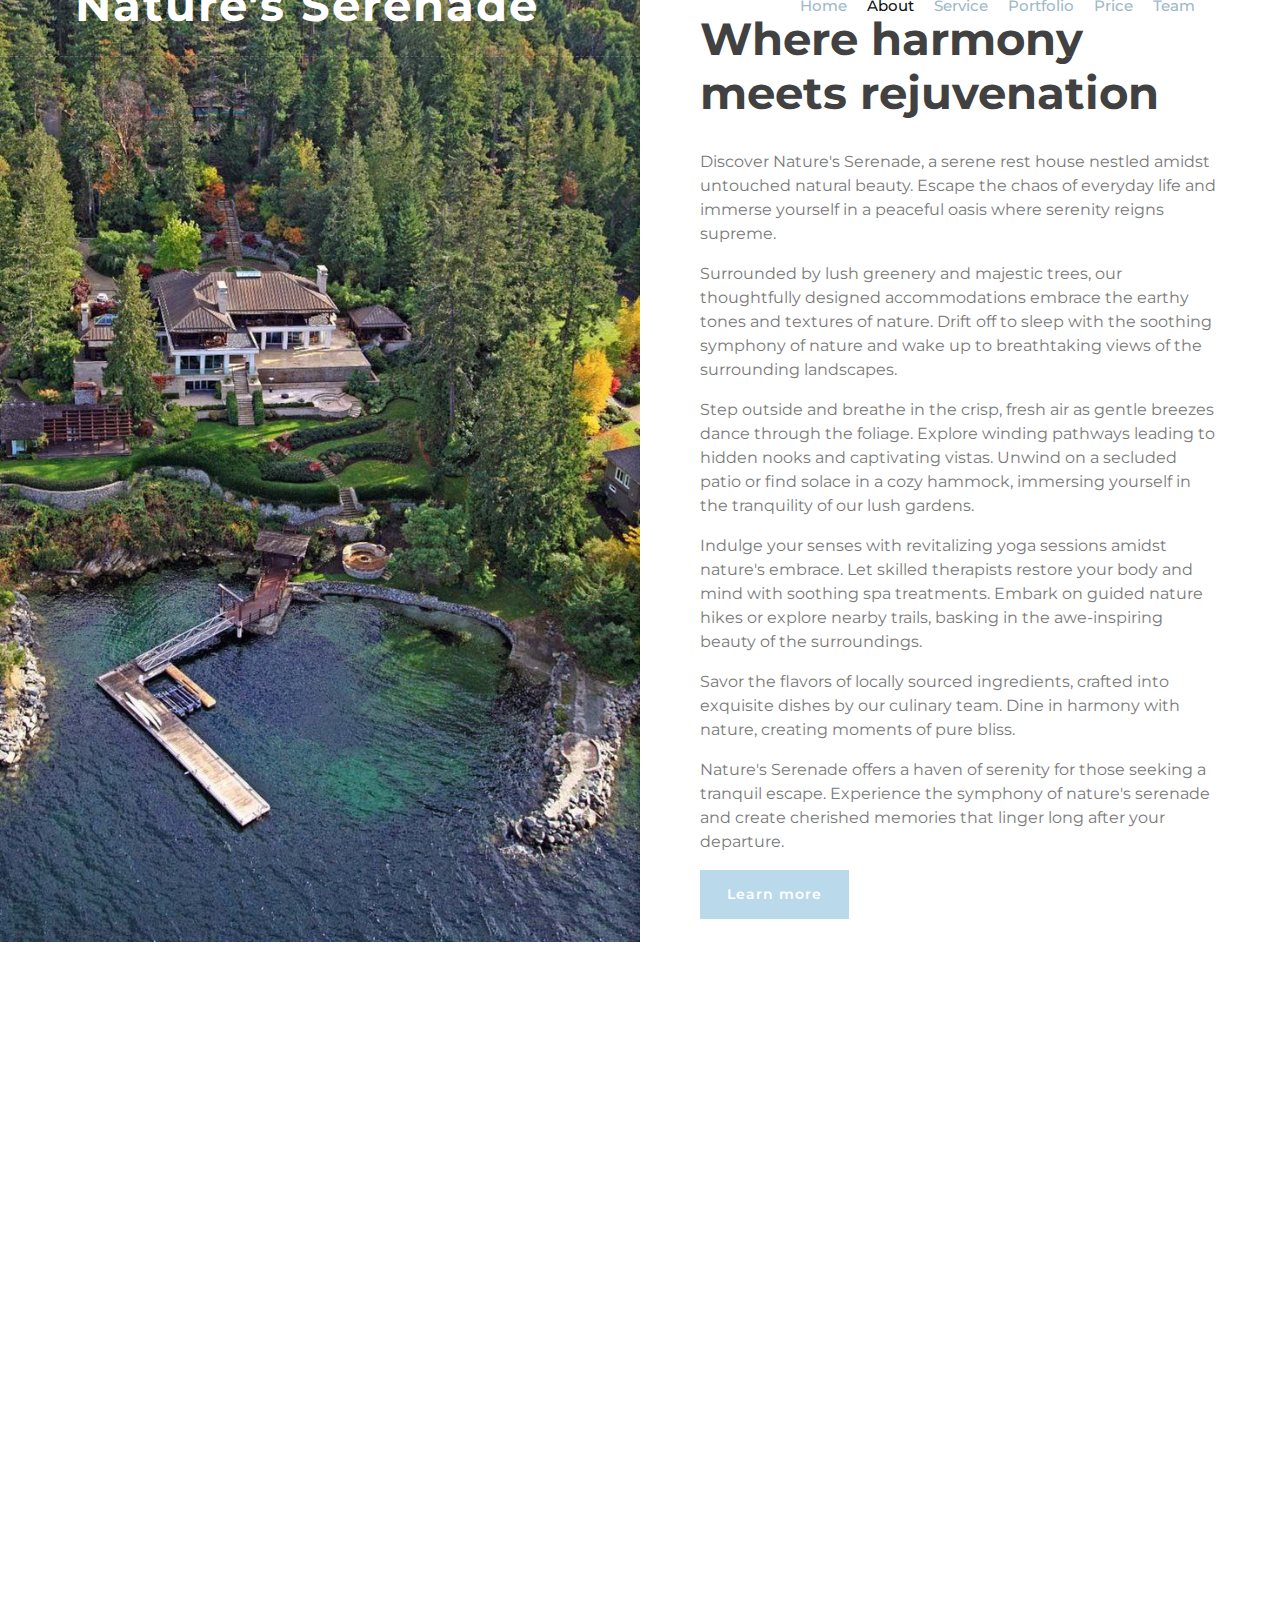
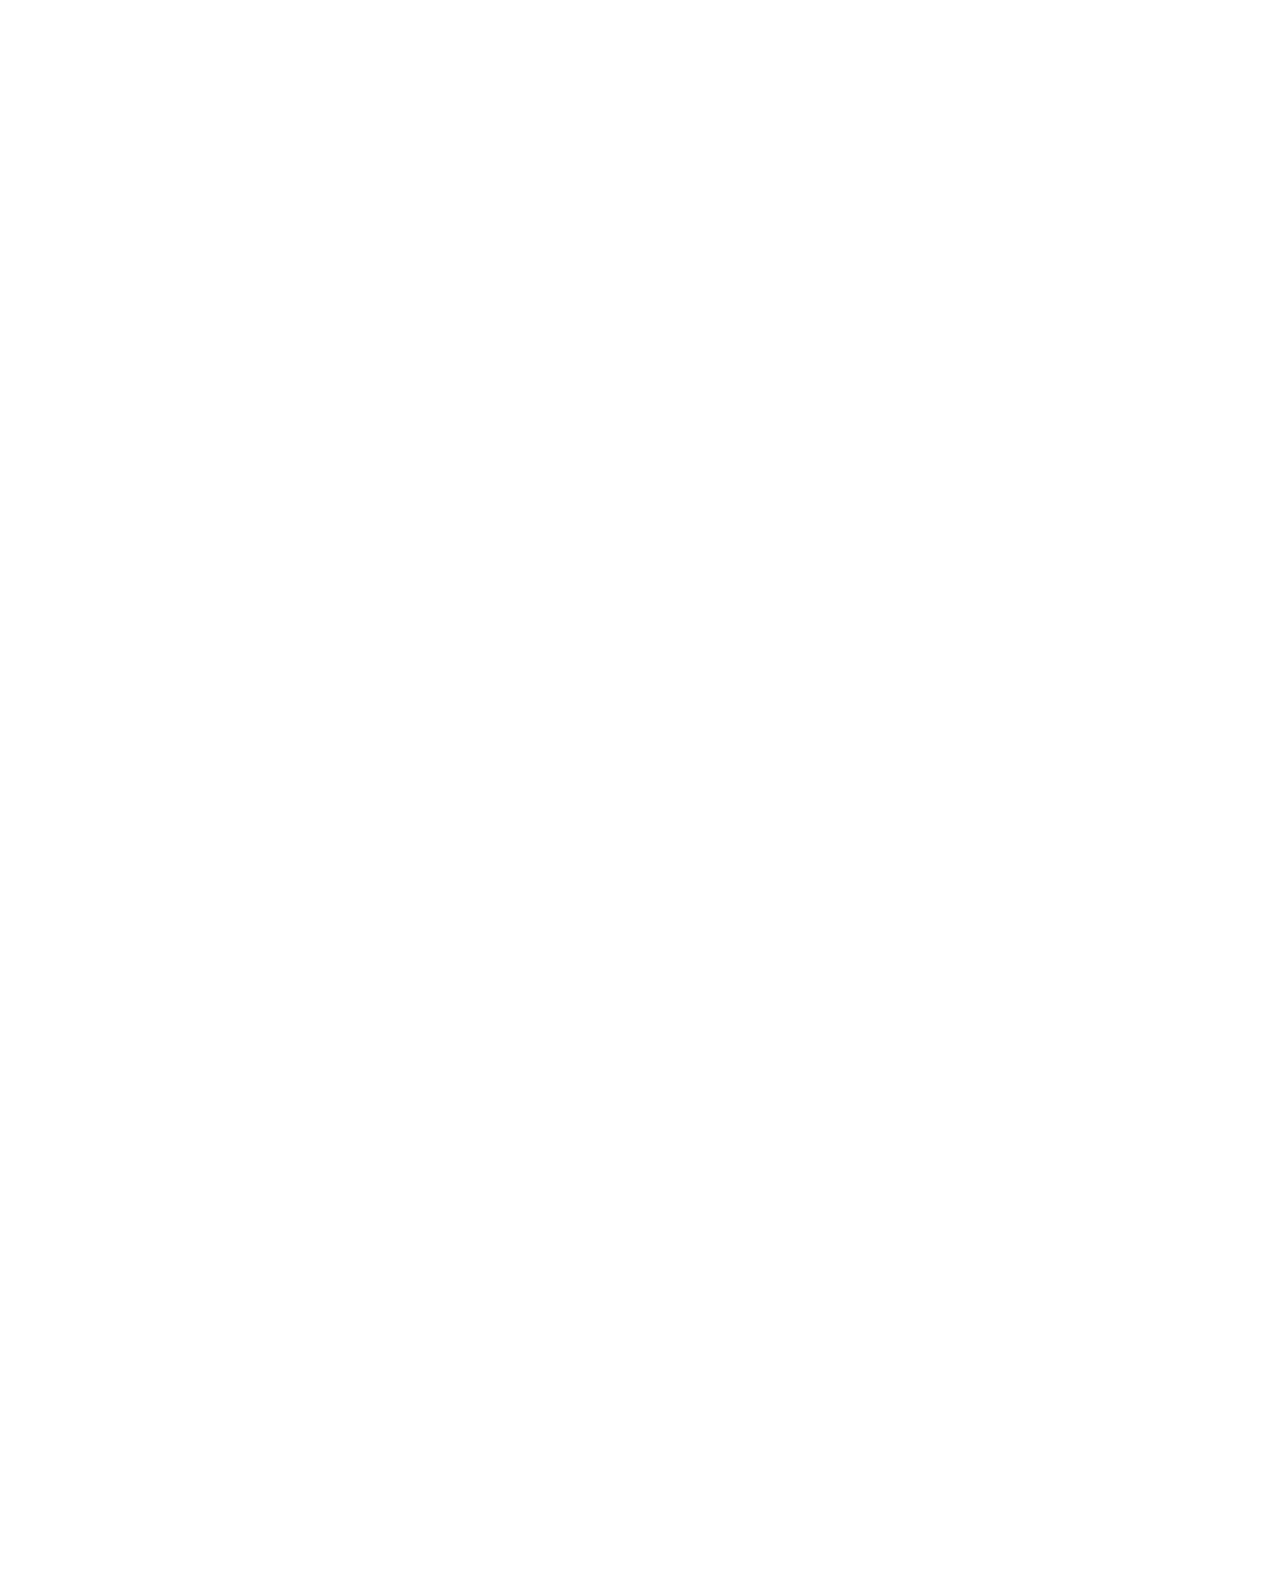
<file: Asssss/index.html>
<!DOCTYPE html>
<html lang="en">
    <head>
        <meta charset="utf-8">
        <title>My Rest House</title>
        <meta content="width=device-width, initial-scale=1.0" name="viewport">
        <meta content="Free Website Template" name="keywords">
        <meta content="Free Website Template" name="description">

        <!-- Favicon -->
        <link href="img/favicon.ico" rel="icon">

        <!-- Google Font -->
        <link href="https://fonts.googleapis.com/css2?family=Montserrat:wght@300;400;500;600;700&display=swap" rel="stylesheet">

        <!-- CSS Libraries -->
        <link href="https://stackpath.bootstrapcdn.com/bootstrap/4.4.1/css/bootstrap.min.css" rel="stylesheet">
        <link href="https://cdnjs.cloudflare.com/ajax/libs/font-awesome/5.10.0/css/all.min.css" rel="stylesheet">
        <link href="lib/animate/animate.min.css" rel="stylesheet">
        <link href="lib/owlcarousel/assets/owl.carousel.min.css" rel="stylesheet">
        <link href="lib/lightbox/css/lightbox.min.css" rel="stylesheet">

        <!-- Template Stylesheet -->
        <link href="css/style.css" rel="stylesheet">
    </head>

    <body data-spy="scroll" data-target=".navbar" data-offset="51">
        <!-- Nav Bar Start -->
        <div class="navbar navbar-expand-lg bg-light navbar-light">
            <div class="container-fluid">
                <a href="index.html" class="navbar-brand">Nature's Serenade</a>
                <button type="button" class="navbar-toggler" data-toggle="collapse" data-target="#navbarCollapse">
                    <span class="navbar-toggler-icon"></span>
                </button>

                <div class="collapse navbar-collapse justify-content-between" id="navbarCollapse">
                    <div class="navbar-nav ml-auto">
                        <a href="#home" class="nav-item nav-link active">Home</a>
                        <a href="#about" class="nav-item nav-link">About</a>
                        <a href="#service" class="nav-item nav-link">Service</a>
                        <a href="portfolio.html" class="nav-item nav-link">Portfolio</a>
                        <a href="#banner" class="nav-item nav-link">Price</a>
                        <a href="members.html" class="nav-item nav-link">Team</a>
                    </div>
                </div>
            </div>
        </div>
        <!-- Nav Bar End -->

        <!-- About Start -->
        <div class="about wow fadeInUp" data-wow-delay="0.1s" id="about">
            <div class="container-fluid">
                <div class="row align-items-center">
                    <div class="col-lg-6">
                        <div class="about-img">
                            <img src="img/mainphoto.jpg" alt="Image">
                        </div>
                    </div>
                    <div class="col-lg-6">
                        <div class="about-content">
                            <div class="section-header text-left">
                                <p>Learn About Rest House</p>
                                <h2>Where harmony meets rejuvenation</h2>
                            </div>
                            <div class="about-text">
                                <p>
                                    Discover Nature's Serenade, a serene rest house nestled amidst untouched natural beauty. Escape the chaos of everyday life and immerse yourself in a peaceful oasis where serenity reigns supreme.</p>
                                    <p>Surrounded by lush greenery and majestic trees, our thoughtfully designed accommodations embrace the earthy tones and textures of nature. Drift off to sleep with the soothing symphony of nature and wake up to breathtaking views of the surrounding landscapes.</p>
                                    <p>Step outside and breathe in the crisp, fresh air as gentle breezes dance through the foliage. Explore winding pathways leading to hidden nooks and captivating vistas. Unwind on a secluded patio or find solace in a cozy hammock, immersing yourself in the tranquility of our lush gardens.</p>
                                    <p>Indulge your senses with revitalizing yoga sessions amidst nature's embrace. Let skilled therapists restore your body and mind with soothing spa treatments. Embark on guided nature hikes or explore nearby trails, basking in the awe-inspiring beauty of the surroundings.</p>
                                    <p>Savor the flavors of locally sourced ingredients, crafted into exquisite dishes by our culinary team. Dine in harmony with nature, creating moments of pure bliss.</p>
                                    <p>Nature's Serenade offers a haven of serenity for those seeking a tranquil escape. Experience the symphony of nature's serenade and create cherished memories that linger long after your departure.
                                </p>
                            </div>
                            <a href="#service" class="btn" href="">Learn more</a>
                        </div>
                    </div>
                </div>
            </div>
        </div>
        <!-- About End -->
        
        
        <!-- Service Start -->
        <div class="service" id="service">
            <div class="container">
                <div class="section-header text-center wow zoomIn" data-wow-delay="0.1s">
                    <p>What we do</p>
                    <h2>Awesome Quality Services</h2>
                </div>
                <div class="row">
                    <div class="col-lg-6 wow fadeInUp" data-wow-delay="0.0s">
                        <div class="service-item">
                            <div class="service-icon">
                                <i class="fa fa-star"></i>
                            </div>
                            <div class="service-text">
                                <h3>Complimentary Amenities</h3>
                                <p>
                                    We believe in providing the utmost convenience and comfort for our guests
                                </p>
                            </div>
                        </div>
                    </div>
                    <div class="col-lg-6 wow fadeInUp" data-wow-delay="0.2s">
                        <div class="service-item">
                            <div class="service-icon">
                                <i class="fa fa-laptop-code"></i>
                            </div>
                            <div class="service-text">
                                <h3>Reliable Wi-Fi and Business Facilities</h3>
                                <p>
                                    Stay connected and productive with our reliable Wi-Fi access and well-equipped business facilities
                                </p>
                            </div>
                        </div>
                    </div>
                    <div class="col-lg-6 wow fadeInUp" data-wow-delay="0.4s">
                        <div class="service-item">
                            <div class="service-icon">
                                <i class="fa fa-thumbs-up"></i>
                            </div>
                            <div class="service-text">
                                <h3>Dedicated Customer Service</h3>
                                <p>
                                    Above all, we are committed to providing exceptional customer service
                                </p>
                            </div>
                        </div>
                    </div>
                    <div class="col-lg-6 wow fadeInUp" data-wow-delay="0.6s">
                        <div class="service-item">
                            <div class="service-icon">
                                <i class="fas fa-clinic-medical"></i>
                            </div>
                            <div class="service-text">
                                <h3>Relaxing Spa and Wellness Services</h3>
                                <p>
                                    Unwind and rejuvenate your mind, body, and soul with our rejuvenating spa and wellness services
                                </p>
                            </div>
                        </div>
                    </div>
                </div>
            </div>
        </div>
        <!-- Service End -->
        
        
        <!-- Banner Start -->
        <div class="banner wow zoomIn" data-wow-delay="0.1s" id="banner">
            <div class="container">
                <div class="section-header text-center">
                    <p>Reasonable Price</p>
                    <h2>Get A <span>Special</span> Price</h2>
                </div>
                <div class="container banner-text">
                    <p>
                        Indulge in our exclusive packages that combine luxurious accommodations with unique experiences. Whether you're seeking a romantic getaway, a wellness retreat, or an adventure-filled escape, our specially curated packages offer exceptional value. Immerse yourself in extraordinary moments and create cherished memories while enjoying a special price.
                    </p>
                    <a href="#price" class="btn">Pricing Plan</a>
                </div>
            </div>
        </div>
        <!-- Banner End -->
        
        
        <!-- Price Start -->
        <div class="price" id="price">
            <div class="container">
                <div class="section-header text-center wow zoomIn" data-wow-delay="0.1s">
                    <p>Pricing Plan</p>
                    <h2>Affordable Price</h2>
                </div>
                <div class="row">
                    <div class="col-md-4 wow fadeInUp" data-wow-delay="0.5s">
                        <div class="price-item">
                            <div class="price-header">
                                <div class="price-title">
                                    <h2>Basic</h2>
                                </div>
                                <div class="price-prices">
                                    <h2><small>$</small>100-150<span>/ day</span></h2>
                                </div>
                            </div>
                            <div class="price-body">
                                <div class="price-description">
                                    <ul>
                                        <li>Bedroom, bathroom, and kitchenette/li>
                                        <li>Limited space</li>
                                        <li>Fewer amenities</li>
                                        <li>Simplicity</li>
                                        <li>Basic comforts provided</li>
                                    </ul>
                                </div>
                            </div>
                            <div class="price-footer">
                                <div class="price-action">
                                    <a class="btn" href="">Order Now</a>
                                </div>
                            </div>
                        </div>
                    </div>
                    <div class="col-md-4 wow fadeInUp" data-wow-delay="0.0s">
                        <div class="price-item featured-item">
                            <div class="price-header">
                                <div class="price-title">
                                    <h2>Mid-Range</h2>
                                </div>
                                <div class="price-prices">
                                    <h2><small>$</small>200-300<span>/ day</span></h2>
                                </div>
                            </div>
                            <div class="price-body">
                                <div class="price-description">
                                    <ul>
                                        <li>Additional bedrooms, upgraded furnishings, and a wider range of amenities</li>
                                        <li>More space</li>
                                        <li>Private pool</li>
                                        <li>Larger outdoor space</li>
                                        <li>Enhanced comfort</li>
                                    </ul>
                                </div>
                            </div>
                            <div class="price-footer">
                                <div class="price-action">
                                    <a class="btn" href="">Order Now</a>
                                </div>
                            </div>
                        </div>
                    </div>
                    <div class="col-md-4 wow fadeInUp" data-wow-delay="0.5s">
                        <div class="price-item">
                            <div class="price-header">
                                <div class="price-title">
                                    <h2>Luxury</h2>
                                </div>
                                <div class="price-prices">
                                    <h2><small>$</small>400-600<span>/ day</span></h2>
                                </div>
                            </div>
                            <div class="price-body">
                                <div class="price-description">
                                    <ul>
                                        <li>High-end features</li>
                                        <li>Multiple bedrooms with en-suite bathrooms, spacious living areas</li>
                                        <li>State-of-the-art entertainment systems</li>
                                        <li>Luxurious furnishings</li>
                                        <li>Superior quality</li>
                                    </ul>
                                </div>
                            </div>
                            <div class="price-footer">
                                <div class="price-action">
                                    <a class="btn" href="">Order Now</a>
                                </div>
                            </div>
                        </div>
                    </div>
                </div>
            </div>
        </div>
        <!-- Price End -->


        <!-- Footer Start -->
        <div class="footer wow fadeIn" data-wow-delay="0.3s">
            <div class="container-fluid">
                <div class="container">
                    <div class="footer-info">
                        <h3>Alatau, Almaty, Kazakhstan</h3>
                        <div class="footer-menu">
                            <p>+7 777 888 77 88</p>
                            <p>zonaotdyha@gmail.com</p>
                        </div>
                        <div class="footer-social">
                            <a href=""><i class="fab fa-twitter"></i></a>
                            <a href=""><i class="fab fa-facebook-f"></i></a>
                            <a href=""><i class="fab fa-youtube"></i></a>
                            <a href=""><i class="fab fa-instagram"></i></a>
                            <a href=""><i class="fab fa-linkedin-in"></i></a>
                        </div>
                    </div>
                </div>
            </div>
        </div>
        <!-- Footer End -->
        
        
        <!-- Back to top button -->
        <a href="#" class="btn back-to-top"><i class="fa fa-chevron-up"></i></a>
        
        
        <!-- Pre Loader -->
        <div id="loader" class="show">
            <div class="loader"></div>
        </div>

        
        <!-- JavaScript Libraries -->
        <script src="https://code.jquery.com/jquery-3.4.1.min.js"></script>
        <script src="https://stackpath.bootstrapcdn.com/bootstrap/4.4.1/js/bootstrap.bundle.min.js"></script>
        <script src="lib/easing/easing.min.js"></script>
        <script src="lib/wow/wow.min.js"></script>
        <script src="lib/waypoints/waypoints.min.js"></script>
        <script src="lib/typed/typed.min.js"></script>
        <script src="lib/owlcarousel/owl.carousel.min.js"></script>
        <script src="lib/isotope/isotope.pkgd.min.js"></script>
        <script src="lib/lightbox/js/lightbox.min.js"></script>
        
        <!-- Contact Javascript File -->
        <script src="mail/jqBootstrapValidation.min.js"></script>
        <script src="mail/contact.js"></script>

        <!-- Template Javascript -->
        <script src="js/main.js"></script>
    </body>
</html>
</file>
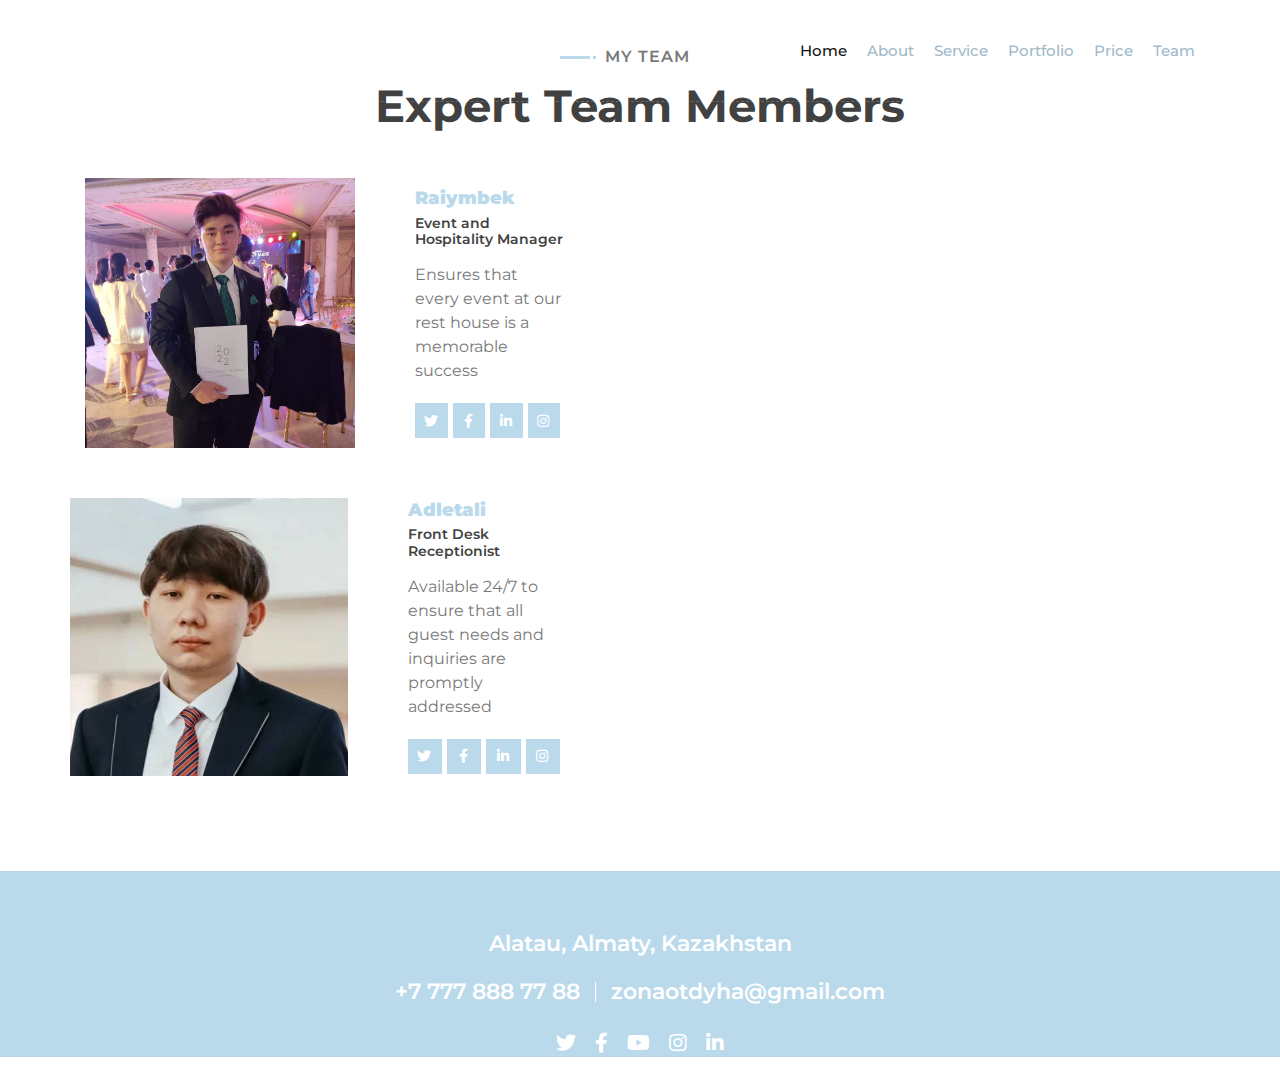
<file: Asssss/members.html>
<!DOCTYPE html>
<html lang="en">
    <head>
        <meta charset="utf-8">
        <title>My Rest House</title>
        <meta content="width=device-width, initial-scale=1.0" name="viewport">
        <meta content="Free Website Template" name="keywords">
        <meta content="Free Website Template" name="description">

        <!-- Favicon -->
        <link href="img/favicon.ico" rel="icon">

        <!-- Google Font -->
        <link href="https://fonts.googleapis.com/css2?family=Montserrat:wght@300;400;500;600;700&display=swap" rel="stylesheet">

        <!-- CSS Libraries -->
        <link href="https://stackpath.bootstrapcdn.com/bootstrap/4.4.1/css/bootstrap.min.css" rel="stylesheet">
        <link href="https://cdnjs.cloudflare.com/ajax/libs/font-awesome/5.10.0/css/all.min.css" rel="stylesheet">
        <link href="lib/animate/animate.min.css" rel="stylesheet">
        <link href="lib/owlcarousel/assets/owl.carousel.min.css" rel="stylesheet">
        <link href="lib/lightbox/css/lightbox.min.css" rel="stylesheet">

        <!-- Template Stylesheet -->
        <link href="css/style.css" rel="stylesheet">
    </head>

    <body data-spy="scroll" data-target=".navbar" data-offset="51">
        <!-- Nav Bar Start -->
        <div class="navbar navbar-expand-lg bg-light navbar-light">
            <div class="container-fluid">
                <a href="index.html" class="navbar-brand">Nature's Serenade</a>
                <button type="button" class="navbar-toggler" data-toggle="collapse" data-target="#navbarCollapse">
                    <span class="navbar-toggler-icon"></span>
                </button>

                <div class="collapse navbar-collapse justify-content-between" id="navbarCollapse">
                    <div class="navbar-nav ml-auto">
                        <a href="index.html" class="nav-item nav-link active">Home</a>
                        <a href="index.html" class="nav-item nav-link">About</a>
                        <a href="index.html" class="nav-item nav-link">Service</a>
                        <a href="portfolio.html" class="nav-item nav-link">Portfolio</a>
                        <a href="index.html" class="nav-item nav-link">Price</a>
                        <a href="#" class="nav-item nav-link">Team</a>
                    </div>
                </div>
            </div>
        </div>
        <!-- Nav Bar End -->
        <!-- Team Start -->
        <div class="team" id="team">
            <div class="container">
                <div class="section-header text-center wow zoomIn" data-wow-delay="0.1s">
                    <p>My Team</p>
                    <h2>Expert Team Members</h2>
                </div>
                <div class="row">
                    <div class="col-lg-6 wow fadeInUp" data-wow-delay="0.0s">
                        <div class="team-item">
                            <div class="team-img">
                                <img src="img/Raiym.jpg" alt="Image">
                            </div>
                            <div class="team-text">
                                <h2>Raiymbek</h2>
                                <h4>Event and Hospitality Manager</h4>
                                <p>
                                    Ensures that every event at our rest house is a memorable success
                                </p>
                                <div class="team-social">
                                    <a class="btn" href=""><i class="fab fa-twitter"></i></a>
                                    <a class="btn" href=""><i class="fab fa-facebook-f"></i></a>
                                    <a class="btn" href=""><i class="fab fa-linkedin-in"></i></a>
                                    <a class="btn" href=""><i class="fab fa-instagram"></i></a>
                                </div>
                            </div>
                        </div>
                    </div>
                    <div class="row">
                        <div class="col-lg-6 wow fadeInUp" data-wow-delay="0.2s">
                            <div class="team-item">
                                <div class="team-img">
                                    <img src="img/Adlet.jpg" alt="Image">
                                </div>
                                <div class="team-text">
                                    <h2>Adletali</h2>
                                    <h4>Front Desk Receptionist</h4>
                                    <p>
                                        Available 24/7 to ensure that all guest needs and inquiries are promptly addressed
                                    </p>
                                    <div class="team-social">
                                        <a class="btn" href=""><i class="fab fa-twitter"></i></a>
                                        <a class="btn" href=""><i class="fab fa-facebook-f"></i></a>
                                        <a class="btn" href=""><i class="fab fa-linkedin-in"></i></a>
                                        <a class="btn" href=""><i class="fab fa-instagram"></i></a>
                                    </div>
                                </div>
                            </div>
                        </div>
                </div>
            </div>
        </div>
        <!-- Team End -->
                <!-- Footer Start -->
                <div class="footer wow fadeIn" data-wow-delay="0.3s">
                    <div class="container-fluid">
                        <div class="container">
                            <div class="footer-info">
                                <h3>Alatau, Almaty, Kazakhstan</h3>
                                <div class="footer-menu">
                                    <p>+7 777 888 77 88</p>
                                    <p>zonaotdyha@gmail.com</p>
                                </div>
                                <div class="footer-social">
                                    <a href=""><i class="fab fa-twitter"></i></a>
                                    <a href=""><i class="fab fa-facebook-f"></i></a>
                                    <a href=""><i class="fab fa-youtube"></i></a>
                                    <a href=""><i class="fab fa-instagram"></i></a>
                                    <a href=""><i class="fab fa-linkedin-in"></i></a>
                                </div>
                            </div>
                        </div>
                    </div>
                </div>
                <!-- Footer End -->
                
                
                <!-- Back to top button -->
                <a href="#" class="btn back-to-top"><i class="fa fa-chevron-up"></i></a>
                
                
                <!-- Pre Loader -->
                <div id="loader" class="show">
                    <div class="loader"></div>
                </div>
        
                
                <!-- JavaScript Libraries -->
                <script src="https://code.jquery.com/jquery-3.4.1.min.js"></script>
                <script src="https://stackpath.bootstrapcdn.com/bootstrap/4.4.1/js/bootstrap.bundle.min.js"></script>
                <script src="lib/easing/easing.min.js"></script>
                <script src="lib/wow/wow.min.js"></script>
                <script src="lib/waypoints/waypoints.min.js"></script>
                <script src="lib/typed/typed.min.js"></script>
                <script src="lib/owlcarousel/owl.carousel.min.js"></script>
                <script src="lib/isotope/isotope.pkgd.min.js"></script>
                <script src="lib/lightbox/js/lightbox.min.js"></script>
                
                <!-- Contact Javascript File -->
                <script src="mail/jqBootstrapValidation.min.js"></script>
                <script src="mail/contact.js"></script>
        
                <!-- Template Javascript -->
                <script src="js/main.js"></script>
            </body>
        </html>
</file>
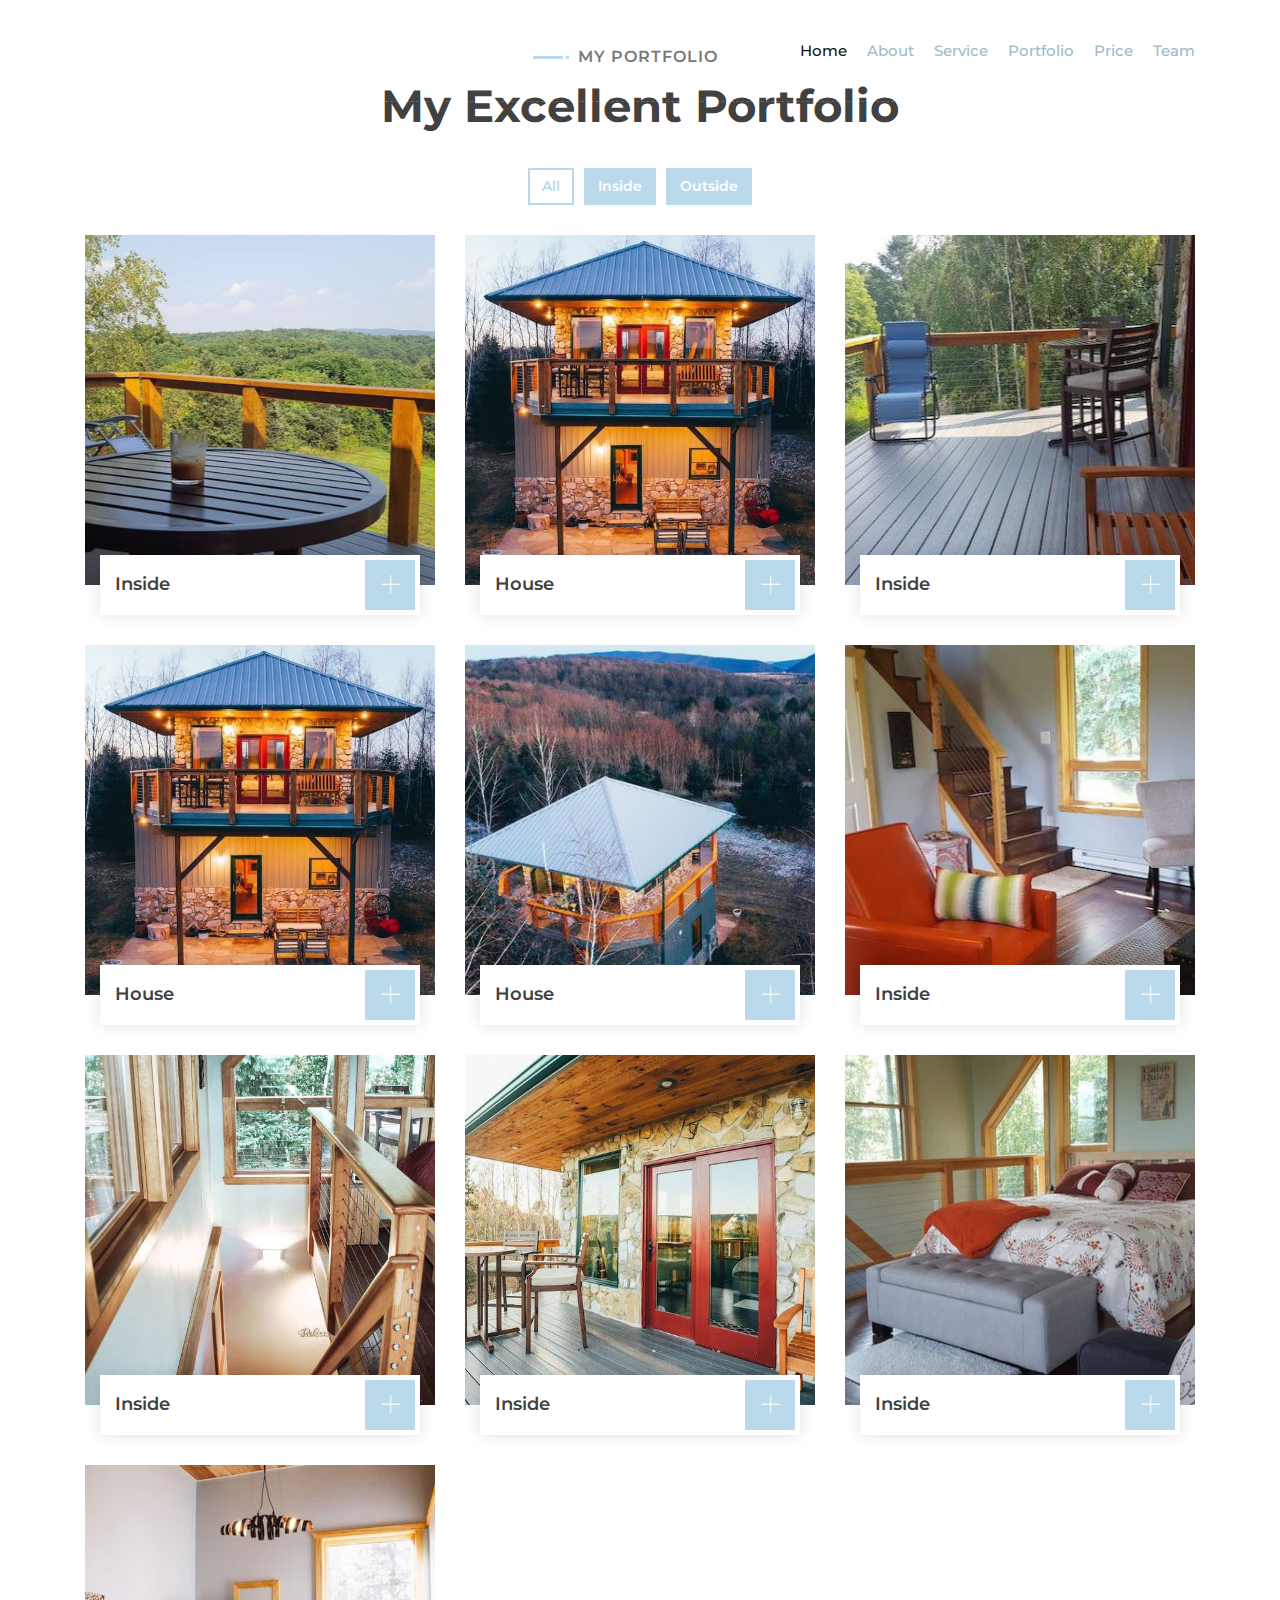
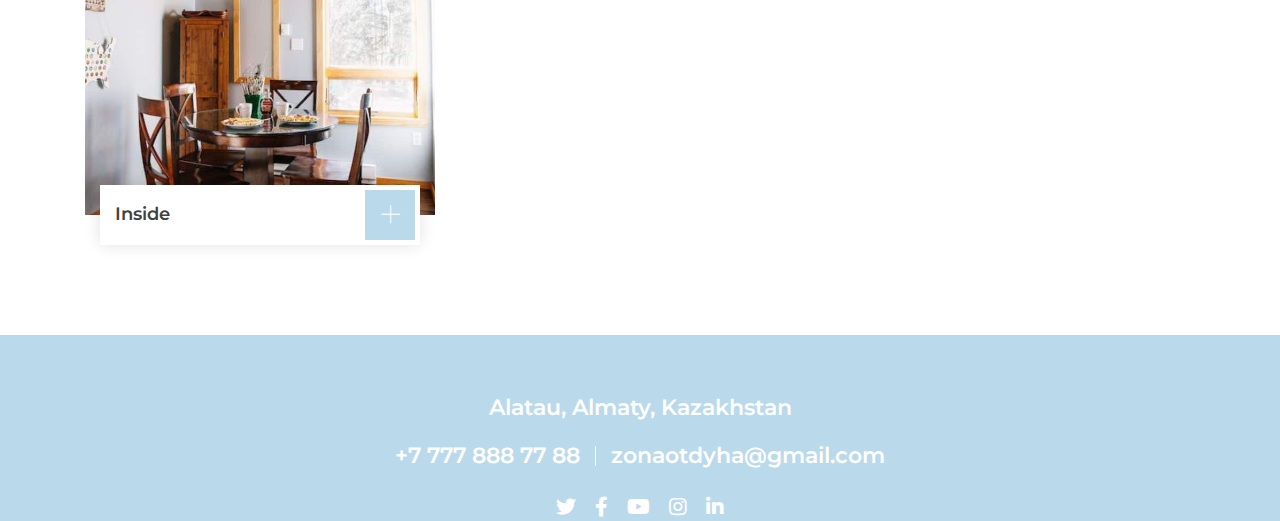
<file: Asssss/portfolio.html>
<!DOCTYPE html>
<html lang="en">
    <head>
        <meta charset="utf-8">
        <title>My Rest House</title>
        <meta content="width=device-width, initial-scale=1.0" name="viewport">
        <meta content="Free Website Template" name="keywords">
        <meta content="Free Website Template" name="description">

        <!-- Favicon -->
        <link href="img/favicon.ico" rel="icon">

        <!-- Google Font -->
        <link href="https://fonts.googleapis.com/css2?family=Montserrat:wght@300;400;500;600;700&display=swap" rel="stylesheet">

        <!-- CSS Libraries -->
        <link href="https://stackpath.bootstrapcdn.com/bootstrap/4.4.1/css/bootstrap.min.css" rel="stylesheet">
        <link href="https://cdnjs.cloudflare.com/ajax/libs/font-awesome/5.10.0/css/all.min.css" rel="stylesheet">
        <link href="lib/animate/animate.min.css" rel="stylesheet">
        <link href="lib/owlcarousel/assets/owl.carousel.min.css" rel="stylesheet">
        <link href="lib/lightbox/css/lightbox.min.css" rel="stylesheet">

        <!-- Template Stylesheet -->
        <link href="css/style.css" rel="stylesheet">
    </head>

    <body data-spy="scroll" data-target=".navbar" data-offset="51">
        <!-- Nav Bar Start -->
        <div class="navbar navbar-expand-lg bg-light navbar-light">
            <div class="container-fluid">
                <a href="index.html" class="navbar-brand">Nature's Serenade</a>
                <button type="button" class="navbar-toggler" data-toggle="collapse" data-target="#navbarCollapse">
                    <span class="navbar-toggler-icon"></span>
                </button>

                <div class="collapse navbar-collapse justify-content-between" id="navbarCollapse">
                    <div class="navbar-nav ml-auto">
                        <a href="index.html" class="nav-item nav-link active">Home</a>
                        <a href="index.html" class="nav-item nav-link">About</a>
                        <a href="index.html" class="nav-item nav-link">Service</a>
                        <a href="#" class="nav-item nav-link">Portfolio</a>
                        <a href="index.html" class="nav-item nav-link">Price</a>
                        <a href="members.html" class="nav-item nav-link">Team</a>
                    </div>
                </div>
            </div>
        </div>

                <!-- Portfolio Start -->
                <div class="portfolio" id="portfolio">
                    <div class="container">
                        <div class="section-header text-center wow zoomIn" data-wow-delay="0.1s">
                            <p>My Portfolio</p>
                            <h2>My Excellent Portfolio</h2>
                        </div>
                        <div class="row">
                            <div class="col-12">
                                <ul id="portfolio-filter">
                                    <li data-filter="*" class="filter-active">All</li>
                                    <li data-filter=".filter-1">Inside</li>
                                    <li data-filter=".filter-2">Outside</li>
                                </ul>
                            </div>
                        </div>
                        <div class="row portfolio-container">
                            <div class="col-lg-4 col-md-6 col-sm-12 portfolio-item filter-1 wow fadeInUp" data-wow-delay="0.0s">
                                <div class="portfolio-wrap">
                                    <div class="portfolio-img">
                                        <img src="img/in1.jpg" alt="Image">
                                    </div>
                                    <div class="portfolio-text">
                                        <h3>Inside</h3>
                                        <a class="btn" href="img/in1.jpg" data-lightbox="portfolio">+</a>
                                    </div>
                                </div>
                            </div>
                            <div class="col-lg-4 col-md-6 col-sm-12 portfolio-item filter-2 wow fadeInUp" data-wow-delay="0.2s">
                                <div class="portfolio-wrap">
                                    <div class="portfolio-img">
                                        <img src="img/out1.jpg" alt="Image">
                                    </div>
                                    <div class="portfolio-text">
                                        <h3>House</h3>
                                        <a class="btn" href="img/out1.jpg" data-lightbox="portfolio">+</a>
                                    </div>
                                </div>
                            </div>
                            <div class="col-lg-4 col-md-6 col-sm-12 portfolio-item filter-1 wow fadeInUp" data-wow-delay="0.4s">
                                <div class="portfolio-wrap">
                                    <div class="portfolio-img">
                                        <img src="img/in2.jpg" alt="Image">
                                    </div>
                                    <div class="portfolio-text">
                                        <h3>Inside</h3>
                                        <a class="btn" href="img/in2.jpg" data-lightbox="portfolio">+</a>
                                    </div>
                                </div>
                            </div>
                            <div class="col-lg-4 col-md-6 col-sm-12 portfolio-item filter-2 wow fadeInUp" data-wow-delay="0.6s">
                                <div class="portfolio-wrap">
                                    <div class="portfolio-img">
                                        <img src="img/out1.jpg" alt="Image">
                                    </div>
                                    <div class="portfolio-text">
                                        <h3>House</h3>
                                        <a class="btn" href="img/out1.jpg" data-lightbox="portfolio">+</a>
                                    </div>
                                </div>
                            </div>
                            <div class="col-lg-4 col-md-6 col-sm-12 portfolio-item filter-2 wow fadeInUp" data-wow-delay="0.8s">
                                <div class="portfolio-wrap">
                                    <div class="portfolio-img">
                                        <img src="img/out3.jpg" alt="Image">
                                    </div>
                                    <div class="portfolio-text">
                                        <h3>House</h3>
                                        <a class="btn" href="img/out3.jpg" data-lightbox="portfolio">+</a>
                                    </div>
                                </div>
                            </div>
                            <div class="col-lg-4 col-md-6 col-sm-12 portfolio-item filter-1 wow fadeInUp" data-wow-delay="1.0s">
                                <div class="portfolio-wrap">
                                    <div class="portfolio-img">
                                        <img src="img/in3.jpg" alt="Image">
                                    </div>
                                    <div class="portfolio-text">
                                        <h3>Inside</h3>
                                        <a class="btn" href="img/in3.jpg" data-lightbox="portfolio">+</a>
                                    </div>
                                </div>
                            </div>
                            <div class="col-lg-4 col-md-6 col-sm-12 portfolio-item filter-1 wow fadeInUp" data-wow-delay="1.2s">
                                <div class="portfolio-wrap">
                                    <div class="portfolio-img">
                                        <img src="img/in4.jpg" alt="Image">
                                    </div>
                                    <div class="portfolio-text">
                                        <h3>Inside</h3>
                                        <a class="btn" href="img/in4.jpg" data-lightbox="portfolio">+</a>
                                    </div>
                                </div>
                            </div>
                            <div class="col-lg-4 col-md-6 col-sm-12 portfolio-item filter-2 wow fadeInUp" data-wow-delay="1.4s">
                                <div class="portfolio-wrap">
                                    <div class="portfolio-img">
                                        <img src="img/out4.jpg" alt="Image">
                                    </div>
                                    <div class="portfolio-text">
                                        <h3>Inside</h3>
                                        <a class="btn" href="img/out4.jpg" data-lightbox="portfolio">+</a>
                                    </div>
                                </div>
                            </div>
                            <div class="col-lg-4 col-md-6 col-sm-12 portfolio-item filter-1 wow fadeInUp" data-wow-delay="1.8s">
                                <div class="portfolio-wrap">
                                    <div class="portfolio-img">
                                        <img src="img/in5.jpg" alt="Image">
                                    </div>
                                    <div class="portfolio-text">
                                        <h3>Inside</h3>
                                        <a class="btn" href="img/in5.jpg" data-lightbox="portfolio">+</a>
                                    </div>
                                </div>
                            </div>
                            <div class="col-lg-4 col-md-6 col-sm-12 portfolio-item filter-1 wow fadeInUp" data-wow-delay="2.0s">
                                <div class="portfolio-wrap">
                                    <div class="portfolio-img">
                                        <img src="img/in6.jpg" alt="Image">
                                    </div>
                                    <div class="portfolio-text">
                                        <h3>Inside</h3>
                                        <a class="btn" href="img/in6.jpg" data-lightbox="portfolio">+</a>
                                    </div>
                                </div>
                            </div>
                        </div>
                    </div>
                </div>
                <!-- Portfolio End -->

                <!-- Footer Start -->
                <div class="footer wow fadeIn" data-wow-delay="0.3s">
                    <div class="container-fluid">
                        <div class="container">
                            <div class="footer-info">
                                <h3>Alatau, Almaty, Kazakhstan</h3>
                                <div class="footer-menu">
                                    <p>+7 777 888 77 88</p>
                                    <p>zonaotdyha@gmail.com</p>
                                </div>
                                <div class="footer-social">
                                    <a href=""><i class="fab fa-twitter"></i></a>
                                    <a href=""><i class="fab fa-facebook-f"></i></a>
                                    <a href=""><i class="fab fa-youtube"></i></a>
                                    <a href=""><i class="fab fa-instagram"></i></a>
                                    <a href=""><i class="fab fa-linkedin-in"></i></a>
                                </div>
                            </div>
                        </div>
                    </div>
                </div>
                <!-- Footer End -->
    </body>
</html>
        <!-- Nav Bar End -->
</file>
<file: Asssss/css/style.css>
/*******************************/
/********* General CSS *********/
/*******************************/
body {
    color: #797979;
    background: #ffffff;
    font-family: 'Montserrat', sans-serif;
}

h1,
h2, 
h3, 
h4,
h5, 
h6 {
    color: #414141;
}

a {
    color: #313131;
    transition: .3s;
}

a:hover,
a:active,
a:focus {
    color: #BADAEC;
    outline: none;
    text-decoration: none;
}

.btn:focus,
.form-control:focus {
    box-shadow: none;
}

.container-fluid {
    max-width: 1366px;
}

.btn {
    padding: 12px 25px;
    font-size: 14px;
    font-weight: 600;
    letter-spacing: 1px;
    color: #FFF;
    background: #BADAEC;
    border: 2px solid transparent;
    border-radius: 0;
    box-shadow: inset 0 0 0 50px #BADAEC;
    transition: ease-out 0.3s;
    -webkit-transition: ease-out 0.3s;
    -moz-transition: ease-out 0.3s;
}

.btn:hover {
    color: #BADAEC;
    background: transparent;
    box-shadow: inset 0 0 0 0 #BADAEC;
    border-color: #BADAEC;
}

#loader {
    position: fixed;
    top: 0;
    right: 0;
    bottom: 0;
    left: 0;
    display: flex;
    align-items: center;
    justify-content: center;
    background: #ffffff;
    opacity: 0;
    visibility: hidden;
    -webkit-transition: opacity .3s ease-out, visibility 0s linear .3s;
    -o-transition: opacity .3s ease-out, visibility 0s linear .3s;
    transition: opacity .3s ease-out, visibility 0s linear .3s;
    z-index: 999;
}

#loader.show {
    -webkit-transition: opacity .6s ease-out, visibility 0s linear 0s;
    -o-transition: opacity .6s ease-out, visibility 0s linear 0s;
    transition: opacity .6s ease-out, visibility 0s linear 0s;
    visibility: visible;
    opacity: 1;
}

#loader .loader {
    position: relative;
    width: 45px;
    height: 45px;
    border: 5px solid #dddddd;
    border-top: 5px solid #BADAEC;
    border-radius: 50%;
    -webkit-animation: spin 2s linear infinite;
    animation: spin 2s linear infinite;
}

@-webkit-keyframes spin {
    0% { -webkit-transform: rotate(0deg); }
    100% { -webkit-transform: rotate(360deg); }
}

@keyframes spin {
    0% { transform: rotate(0deg); }
    100% { transform: rotate(360deg); }
}

.back-to-top {
    position: fixed;
    display: none;
    width: 44px;
    height: 44px;
    padding: 8px 0;
    text-align: center;
    line-height: 1;
    font-size: 22px;
    right: 15px;
    bottom: 15px;
    z-index: 9;
}

.back-to-top i {
    color: #ffffff;
}

.back-to-top:hover i {
    color: #414141;
}


/**********************************/
/*********** Nav Bar CSS **********/
/**********************************/
.navbar {
    position: relative;
    transition: .5s;
    z-index: 999;
}

.navbar.nav-sticky {
    position: fixed;
    top: 0;
    width: 100%;
    box-shadow: 0 2px 5px rgba(0, 0, 0, .3);
}

.navbar .navbar-brand {
    margin: 0;
    font-size: 45px;
    line-height: 0px;
    font-weight: 700;
    letter-spacing: 2px;
    transition: .5s;
    
}

.navbar .navbar-brand img {
    max-width: 100%;
    max-height: 40px;
}

.navbar .dropdown-menu {
    margin-top: 0;
    border: 0;
    border-radius: 0;
    background: #f8f9fa;
}

@media (min-width: 992px) {
    .navbar {
        position: absolute;
        width: 100%;
        padding: 30px 60px;
        background: transparent !important;
        border-bottom: 1px dashed rgba(256, 256, 256, .2);
        z-index: 9;
    }
    
    .navbar.nav-sticky {
        padding: 10px 60px;
        background: #ffffff !important;
    }
    
    .navbar .navbar-brand {
        color: #fff;
    }
    
    .navbar.nav-sticky .navbar-brand {
        color: #BADAEC;
    }

    .navbar-light .navbar-nav .nav-link,
    .navbar-light .navbar-nav .nav-link:focus {
        padding: 10px 10px 8px 10px;
        color: #9eb9c9;
        font-size: 15px;
        font-weight: 500;
    }
    
    .navbar-light.nav-sticky .navbar-nav .nav-link,
    .navbar-light.nav-sticky .navbar-nav .nav-link:focus {
        color: #414141;
    }

    .navbar-light .navbar-nav .nav-link:hover,
    .navbar-light .navbar-nav .nav-link.active {
        color: #111111;
    }
    
    .navbar-light.nav-sticky .navbar-nav .nav-link:hover,
    .navbar-light.nav-sticky .navbar-nav .nav-link.active {
        color: #BADAEC;
    }
}

@media (max-width: 991.98px) {   
    .navbar {
        padding: 15px;
        background: #ffffff !important;
    }
    
    .navbar .navbar-brand {
        color: #BADAEC;
    }
    
    .navbar .navbar-nav {
        margin-top: 15px;
    }
    
    .navbar a.nav-link {
        padding: 5px;
    }
    
    .navbar .dropdown-menu {
        box-shadow: none;
    }
}

/*******************************/
/******* Section Header ********/
/*******************************/
.section-header {
    position: relative;
    margin-bottom: 45px;
}

.section-header p {
    display: inline-block;
    margin: 0 30px;
    margin-bottom: 10px;
    padding-left: 15px;
    position: relative;
    font-size: 16px;
    font-weight: 600;
    letter-spacing: 1px;
    text-transform: uppercase;
    background: #ffffff;
}

.section-header p::before {
    position: absolute;
    content: "";
    height: 3px;
    top: 11px;
    right: 0;
    left: -30px;
    background: #BADAEC;
    z-index: -1;
}

.section-header p::after {
    position: absolute;
    content: "";
    width: 3px;
    height: 3px;
    top: 11px;
    left: 3px;
    background: #BADAEC;
    z-index: 1;
}

.section-header h2 {
    margin: 0;
    position: relative;
    font-size: 45px;
    font-weight: 700;
}

@media (max-width: 767.98px) {
    .section-header h2 {
        font-size: 30px;
    }
}


/*******************************/
/********** About CSS **********/
/*******************************/
.about {
    position: relative;
    width: 100%;
    margin: -45px 0 45px 0;
}

.about .col-lg-6 {
    padding: 0;
}

.about .section-header {
    margin-bottom: 30px;
}

.about .about-img {
    position: relative;
    height: 100%;
}

.about .about-img img {
    position: relative;
    width: 100%;
    height: 100%;
    object-fit: cover;
}

.about .about-content {
    padding: 0 60px;
}

.about .about-text p {
    font-size: 16px;
}

.about .about-text a.btn {
    margin-top: 15px;
}

@media (max-width: 991.98px) {
    .about .about-content {
        padding: 45px 15px 0 15px;
    }
}

/*******************************/
/********* Service CSS *********/
/*******************************/
.service {
    position: relative;
    width: 100%;
    padding: 45px 0 15px 0;
}

.service .service-item {
    position: relative;
    margin-bottom: 30px;
    display: flex;
    align-items: center;
    box-shadow: inset 0 0 0 0 transparent;
    transition: ease-out 0.5s;
}

.service .service-item:hover {
    box-shadow: inset 800px 0 0 0 #BADAEC;
}

.service .service-icon {
    position: relative;
    width: 150px;
    min-height: 150px;
    display: flex;
    align-items: center;
    justify-content: center;
    border: 1px solid #BADAEC;
    background: #ffffff;
}

.service .service-icon i {
    position: relative;
    font-size: 60px;
    color: #BADAEC;
    transition: .3s;
}

.service .service-item:hover i {
    font-size: 75px;
}

.service .service-text {
    position: relative;
    width: calc(100% - 120px);
    padding: 0 30px;
}

.service .service-text h3 {
    margin-bottom: 10px;
    font-size: 20px;
    font-weight: 600;
    transition: 1s;
}

.service .service-text p {
    margin: 0;
    font-size: 16px;
    transition: 1s;
}

.service .service-item:hover .service-text h3,
.service .service-item:hover .service-text p {
    color: #ffffff;
}

@media (max-width: 575.98px) {
    .service .service-text h3 {
        font-size: 16px;
        margin-bottom: 5px;
    }
    
    .service .service-text p {
        font-size: 14px;
    }
}


/*******************************/
/******** Portfolio CSS ********/
/*******************************/
.portfolio {
    position: relative;
    padding: 45px 0 15px 0;
}

.portfolio #portfolio-filter {
    padding: 0;
    margin: -15px 0 25px 0;
    list-style: none;
    font-size: 0;
    text-align: center;
}

.portfolio #portfolio-filter li {
    cursor: pointer;
    display: inline-block;
    margin: 5px;
    padding: 6px 12px;
    font-size: 14px;
    font-weight: 600;
    color: #ffffff;
    background: #BADAEC;
    border: 2px solid transparent;
    border-radius: 0;
    box-shadow: inset 0 0 0 50px #BADAEC;
    transition: ease-out 0.3s;
    -webkit-transition: ease-out 0.3s;
    -moz-transition: ease-out 0.3s;
}

.portfolio #portfolio-filter li:hover,
.portfolio #portfolio-filter li.filter-active {
    color: #BADAEC;
    background: transparent;
    box-shadow: inset 0 0 0 0 #BADAEC;
    border-color: #BADAEC;
}

.portfolio .portfolio-item {
    position: relative;
}

.portfolio .portfolio-wrap {
    position: relative;
    width: 100%;
}

.portfolio .portfolio-img {
    position: relative;
    overflow: hidden;
}

.portfolio .portfolio-img img {
    position: relative;
    width: 100%; 
    height: 100%; 
    object-fit: cover;
    transform: scale(1.1);
    transition: .5s;
}

.portfolio .portfolio-item:hover img {
    margin-left: 15px;
}

.portfolio .portfolio-text {
    position: relative;
    height: 60px;
    width: calc(100% - 30px);
    margin: -30px 15px 30px 15px;
    display: flex;
    align-items: center;
    background: #ffffff;
    box-shadow: 0 0 15px rgba(0, 0, 0, .12);
}

.portfolio .portfolio-text h3 {
    width: calc(100% - 70px);
    font-size: 18px;
    font-weight: 600;
    margin: 0 0 0 15px;
    white-space: nowrap;
    overflow: hidden;
}

.portfolio .portfolio-text a.btn {
    width: 50px;
    height: 50px;
    padding: 0 0 2px 1px;
    display: flex;
    align-items: center;
    justify-content: center;
    font-size: 45px;
    font-weight: 100;
}

.portfolio .portfolio-item:hover a.btn {
    color: #BADAEC;
    background: transparent;
    box-shadow: inset 0 0 0 0 #BADAEC;
    border-color: #BADAEC;
}



/*******************************/
/********* Banner CSS **********/
/*******************************/
.banner {
    position: relative;
    width: 100%;
    margin: 45px 0;
    padding: 90px 0;
    background: #BADAEC;
}

.banner .container {
    max-width: 750px;
    text-align: center;
}

.banner .section-header {
    margin-bottom: 20px;
}

.banner .section-header p {
    color: #414141;
    background: transparent;
}

.banner .section-header p::after {
    display: none;
}

.banner .section-header h2 {
    color: #ffffff;
}

.banner .section-header h2 span {
    color: #414141;
    font-size: 50px;
}

.banner .banner-text p {
    font-size: 18px;
    color: #ffffff;
}

.banner .banner-text .btn {
    margin-top: 15px;
    color: #BADAEC;
    background: #ffffff;
    box-shadow: inset 0 0 0 50px #ffffff;
}

.banner .banner-text .btn:hover {
    color: #ffffff;
    background: transparent;
    box-shadow: inset 0 0 0 0 #ffffff;
    border-color: #ffffff;
}


/*******************************/
/********* Pricing CSS *********/
/*******************************/
.price {
    position: relative;
    width: 100%;
    padding: 45px 0 15px 0;
}

.price .row {
    padding: 0 15px;
}

.price .col-md-4 {
    padding: 0;
}

.price .price-item {
    position: relative;
    margin-bottom: 30px;
    background: #ffffff;
}

.price .featured-item {
    box-shadow: 0 0 30px rgba(0, 0, 0, .2);
    z-index: 1;
}

.price .price-header,
.price .price-body,
.price .price-footer {
    position: relative;
    text-align: center;
}

.price .price-header {
    padding: 45px 0 30px 0;
    color: #414141;
}

.price .price-item.featured-item .price-header {
    color: #BADAEC;
}

.price .price-title h2 {
    font-size: 25px;
    font-weight: 400;
    text-transform: uppercase;
}

.price .price-prices h2 {
    font-size: 45px;
    font-weight: 700;
    margin-left: 10px;
}

.price .price-prices h2 small {
    position: absolute;
    font-size: 18px;
    font-weight: 400;
    margin-top: 9px;
    margin-left: -12px;
}

.price .price-prices h2 span {
    margin-left: 1px;
    font-size: 18px;
    font-weight: 400;
}

.price .price-item.featured-item h2 {
    color: #BADAEC;
}

.price .price-body {
    padding: 0 0 20px 0;
}

.price .price-description ul {
    margin: 0;
    padding: 0;
    list-style: none;
}

.price .price-description ul li {
    padding: 0 0 20px 0;
}

.price .price-item .price-action {
    padding-bottom: 45px;
}

.price .price-item .price-action .btn {
    color: #ffffff;
    background: #414141;
    box-shadow: inset 0 0 0 50px #414141;
}

.price .price-item .price-action .btn:hover {
    color: #414141;
    background: transparent;
    box-shadow: inset 0 0 0 0 #414141;
    border-color: #414141;
}

.price .price-item.featured-item .price-action .btn {
    color: #ffffff;
    background: #BADAEC;
    box-shadow: inset 0 0 0 50px #BADAEC;
}

.price .price-item.featured-item .price-action .btn:hover {
    color: #BADAEC;
    background: transparent;
    box-shadow: inset 0 0 0 0 #BADAEC;
    border-color: #BADAEC;
}


/*******************************/
/*********** Team CSS **********/
/*******************************/
.team {
    position: relative;
    width: 100%;
    padding: 45px 0 15px 0;
}

.team .team-item {
    position: relative;
    background: #ffffff;
    margin-bottom: 50px;
    display: flex;
    align-items: center;
    justify-content: flex-start;
    box-shadow: inset 0 0 0 0 transparent;
    transition: ease-out 0.5s;
}

.team .team-img {
    position: relative;
    width: 50%;
    overflow: hidden;
}

.team .team-img img {
    position: relative;
    width: 100%;
    transition: .5s;
}

.team .team-text {
    position: relative;
    width: 50%;
    padding: 0 60px;
}

.team .team-text h2 {
    color: #BADAEC;
    font-size: 18px;
    font-weight: 1000;
    margin-bottom: 5px;
    transition: 1s;
}

.team .team-text h4 {
    font-size: 14px;
    font-weight: 600;
    margin-bottom: 15px;
    transition: 1s;
}

.team .team-text p {
    margin-bottom: 20px;
    transition: 1s;
}

.team .team-social {
    position: relative;
    display: flex;
    align-items: center;
    justify-content: flex-start;
}

.team .team-social a.btn {
    width: 35px;
    height: 35px;
    padding: 0;
    display: flex;
    align-items: center;
    justify-content: center;
    font-size: 14px;
    font-weight: normal;
    margin-right: 5px;
}

.team .team-item:hover {
    box-shadow: inset 800px 0 0 0 #BADAEC;
}

.team .team-item:hover .team-img img {
    transform: scale(1.2);
}

.team .team-item:hover .team-text h2,
.team .team-item:hover .team-text h4,
.team .team-item:hover .team-text p {
    color: #ffffff;
}

.team .team-item:hover .team-social a.btn {
    background: #ffffff;
}

.team .team-item:hover .team-social a.btn:hover {
    border-color: #ffffff;
}

@media(max-width: 575.98px) {
    .team .team-text {
        padding: 0 15px;
    }
    
    .team .team-text h2 {
        font-size: 16px;
        margin-bottom: 0;
    }

    .team .team-text h4 {
        margin-bottom: 5px;
    }

    .team .team-text p {
        font-size: 14px;
        line-height: 18px;
        margin-bottom: 10px;
    }
}

/*******************************/
/********* Footer CSS **********/
/*******************************/
.footer {
    position: relative;
    margin-top: 45px;
    background: #BADAEC;
}

.footer .container-fluid {
    padding: 60px 0 0 0;
}

.footer .footer-info {
    position: relative;
    width: 100%;
    text-align: center;
}

.footer .footer-info h2 {
    margin-bottom: 20px;
    font-size: 30px;
    font-weight: 700;
    color: #ffffff;
}

.footer .footer-info h3 {
    margin-bottom: 25px;
    font-size: 22px;
    font-weight: 600;
    color: #ffffff;
}

.footer .footer-menu {
    width: 100%;
    display: flex;
    justify-content: center;
}

.footer .footer-menu p {
    color: #ffffff;
    font-size: 22px;
    font-weight: 600;
    line-height: 20px;
    padding: 0 15px;
    border-right: 1px solid #ffffff;
}

.footer .footer-menu p:last-child {
    border: none;
}

.footer .footer-social {
    position: relative;
    margin-top: 15px;
}

.footer .footer-social a {
    display: inline-block;
}

.footer .footer-social a i {
    margin-right: 15px;
    font-size: 20px;
    color: #ffffff;
    transition: .3s;
}

.footer .footer-social a:last-child i {
    margin: 0;
}

.footer .footer-social a:hover i {
    color: #414141;
}

.footer .copyright {
    position: relative;
    text-align: center;
    margin-top: 30px;
    padding-top: 25px;
    padding-bottom: 25px;
}

.footer .copyright::before {
    position: absolute;
    content: "";
    width: 50%;
    height: 1px;
    top: 0;
    left: 25%;
    background: rgba(256, 256, 256, .2);
}


@media (max-width: 575.98px) {
    .footer .footer-info h2 {
        margin-bottom: 20px;
        font-size: 20px;
        font-weight: 600;
    }

    .footer .footer-info h3 {
        margin-bottom: 20px;
        font-size: 16px;
    }

    .footer .footer-menu p {
        font-size: 16px;
        line-height: 16px;
        padding: 0 5px;
    }
}
</file>
